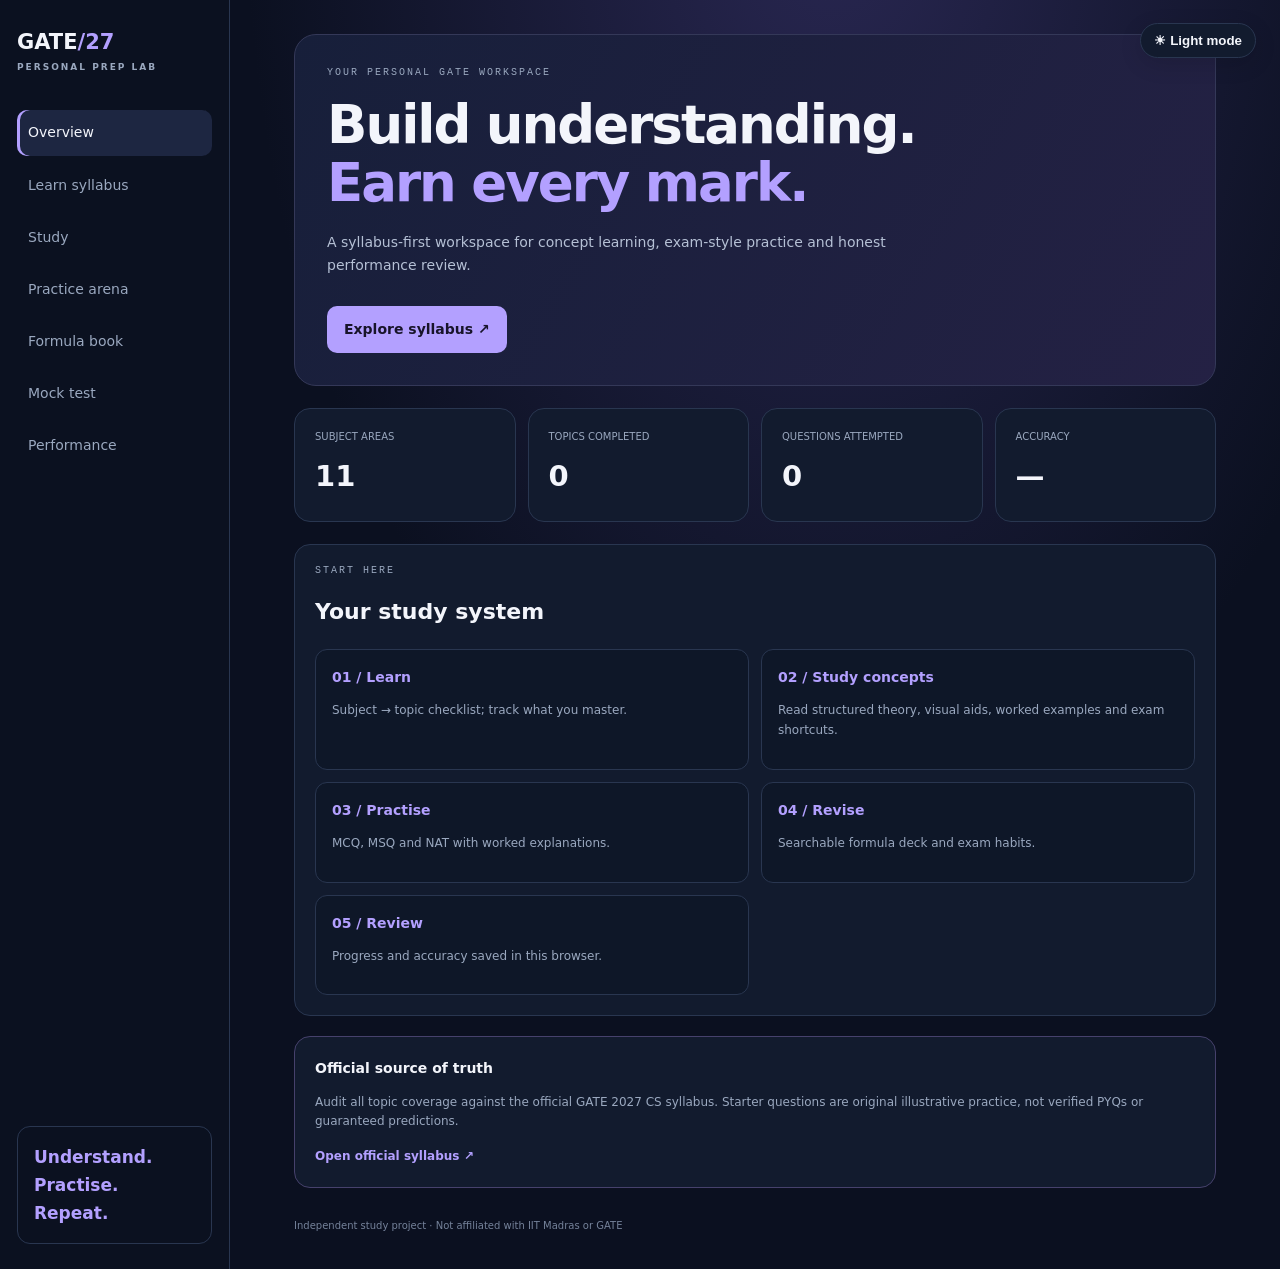
<file: index.html>
<!doctype html><html lang="en"><head><meta charset="utf-8"><meta name="viewport" content="width=device-width,initial-scale=1"><title>GATE/27 Prep Lab</title><link rel="stylesheet" href="assets/css/style.css"><script defer src="assets/js/data.js"></script><script defer src="assets/js/app.js"></script><script defer src="assets/js/theme.js"></script></head><body><aside><a class="brand" href="index.html">GATE<span>/27</span><small>PERSONAL PREP LAB</small></a><nav><a class="active" href="index.html">Overview</a><a href="pages/subjects.html">Learn syllabus</a><a href="pages/study.html">Study</a><a href="pages/practice.html">Practice arena</a><a href="pages/formulas.html">Formula book</a><a href="pages/mock.html">Mock test</a><a href="pages/analytics.html">Performance</a></nav><div class="side-note">Understand.<br>Practise. Repeat.</div></aside><main><header><div class="eyebrow">YOUR PERSONAL GATE WORKSPACE</div><h1>Build understanding.<br><em>Earn every mark.</em></h1><p class="intro">A syllabus-first workspace for concept learning, exam-style practice and honest performance review.</p><a class="btn" href="pages/subjects.html">Explore syllabus ↗</a></header><section class="stats"><article><small>SUBJECT AREAS</small><b id="subjectCount">11</b></article><article><small>TOPICS COMPLETED</small><b id="completedCount">0</b></article><article><small>QUESTIONS ATTEMPTED</small><b id="attemptCount">0</b></article><article><small>ACCURACY</small><b id="accuracyValue">—</b></article></section><section class="panel"><div class="eyebrow">START HERE</div><h2>Your study system</h2><div class="cards"><a href="pages/subjects.html"><b>01 / Learn</b><p>Subject → topic checklist; track what you master.</p></a><a href="pages/study.html"><b>02 / Study concepts</b><p>Read structured theory, visual aids, worked examples and exam shortcuts.</p></a><a href="pages/practice.html"><b>03 / Practise</b><p>MCQ, MSQ and NAT with worked explanations.</p></a><a href="pages/formulas.html"><b>04 / Revise</b><p>Searchable formula deck and exam habits.</p></a><a href="pages/analytics.html"><b>05 / Review</b><p>Progress and accuracy saved in this browser.</p></a></div></section><section class="notice"><b>Official source of truth</b><p>Audit all topic coverage against the official GATE 2027 CS syllabus. Starter questions are original illustrative practice, not verified PYQs or guaranteed predictions.</p><a href="https://gate2027.iitm.ac.in/static/doc/GATE2027_Syllabus/CS_GATE2027_Syllabus.pdf" target="_blank" rel="noreferrer">Open official syllabus ↗</a></section><footer>Independent study project · Not affiliated with IIT Madras or GATE</footer></main></body></html>
</file>
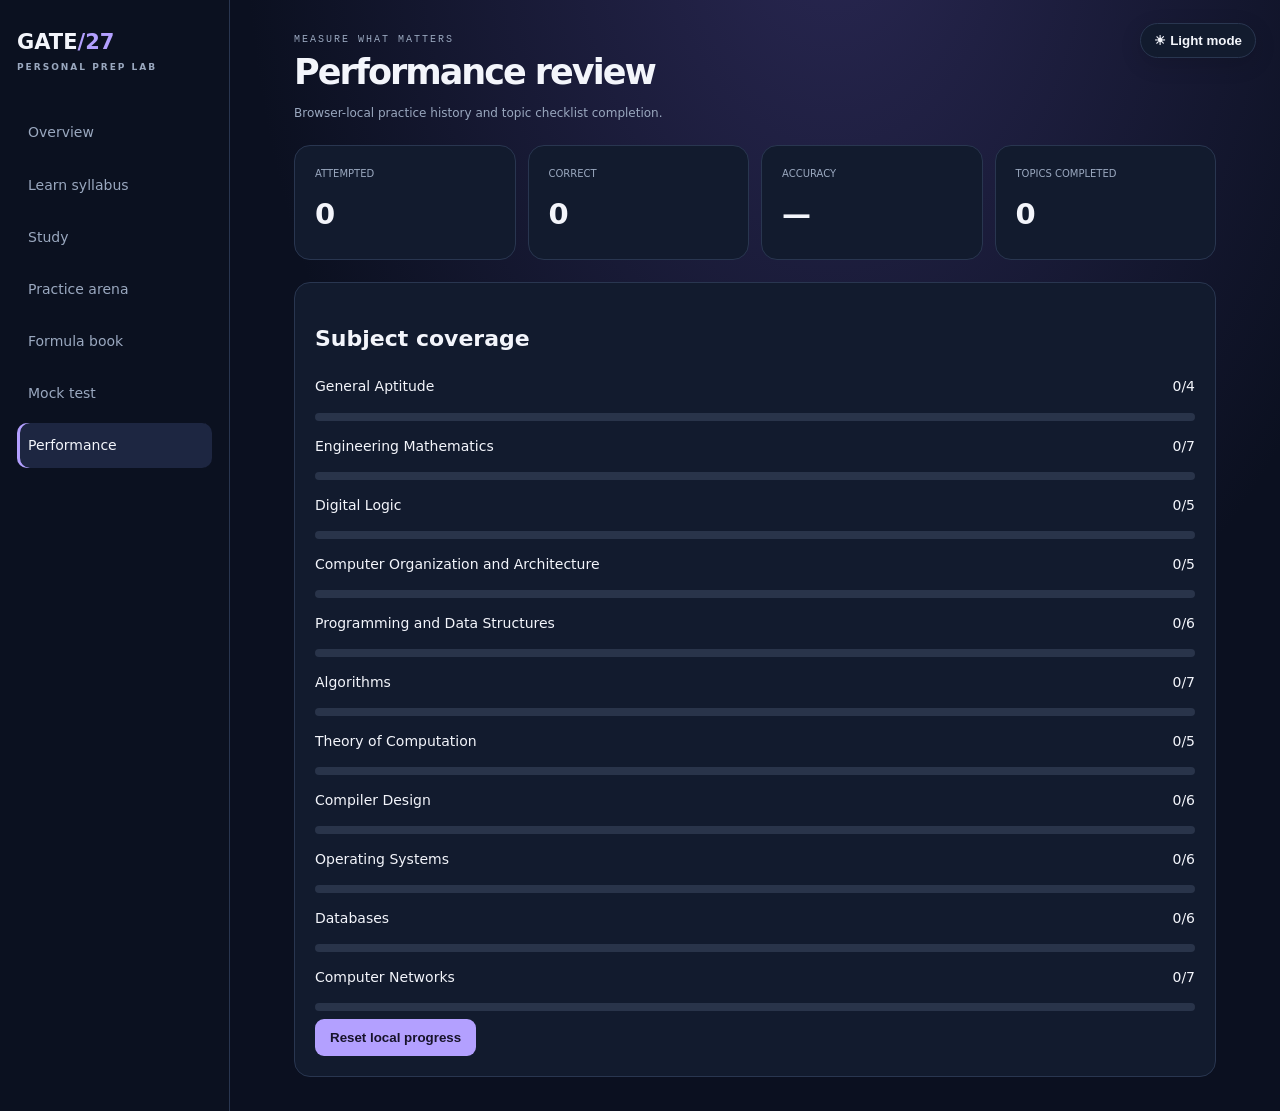
<file: pages/analytics.html>
<!doctype html><html><head><meta charset="utf-8"><meta name="viewport" content="width=device-width,initial-scale=1"><title>Performance · GATE/27</title><link rel="stylesheet" href="../assets/css/style.css"><script defer src="../assets/js/data.js"></script><script defer src="../assets/js/app.js"></script><script defer src="../assets/js/theme.js"></script></head><body><aside><a class="brand" href="../index.html">GATE<span>/27</span><small>PERSONAL PREP LAB</small></a><nav><a href="../index.html">Overview</a><a href="subjects.html">Learn syllabus</a><a href="study.html">Study</a><a href="practice.html">Practice arena</a><a href="formulas.html">Formula book</a><a href="mock.html">Mock test</a><a class="active" href="analytics.html">Performance</a></nav></aside><main><div class="pagehead"><div class="eyebrow">MEASURE WHAT MATTERS</div><h1>Performance review</h1><p class="muted">Browser-local practice history and topic checklist completion.</p></div><section class="stats"><article><small>ATTEMPTED</small><b id="aAttempts">0</b></article><article><small>CORRECT</small><b id="aCorrect">0</b></article><article><small>ACCURACY</small><b id="aAccuracy">—</b></article><article><small>TOPICS COMPLETED</small><b id="aDone">0</b></article></section><section class="panel"><h2>Subject coverage</h2><div id="progress"></div><button id="reset">Reset local progress</button></section></main></body></html>
</file>
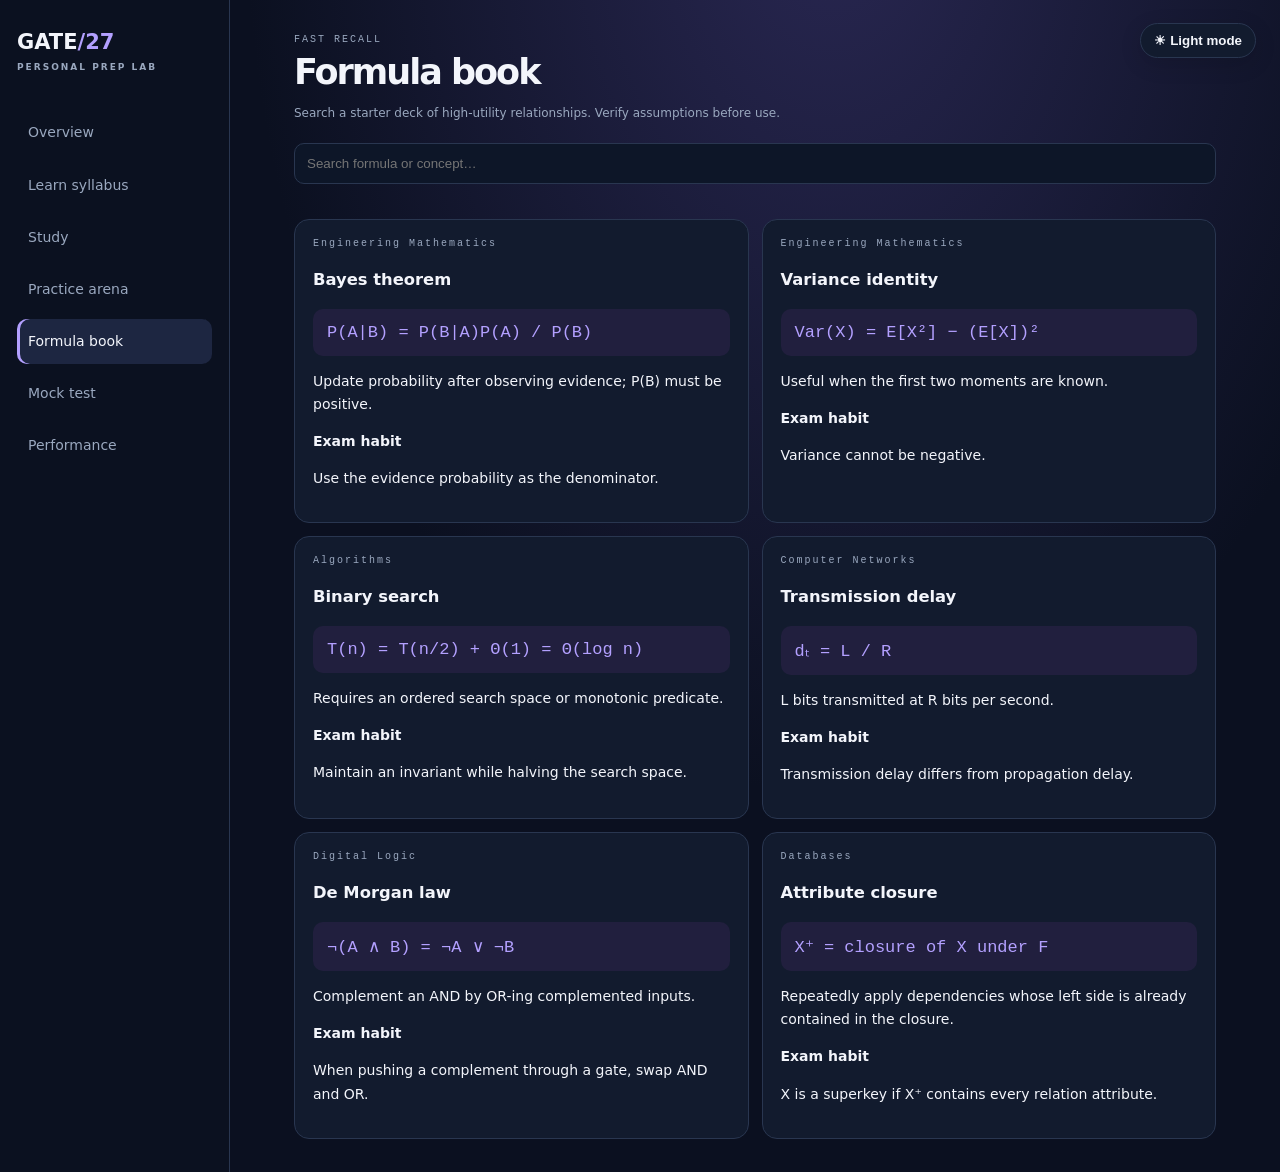
<file: pages/formulas.html>
<!doctype html><html><head><meta charset="utf-8"><meta name="viewport" content="width=device-width,initial-scale=1"><title>Formula book · GATE/27</title><link rel="stylesheet" href="../assets/css/style.css"><script defer src="../assets/js/data.js"></script><script defer src="../assets/js/app.js"></script><script defer src="../assets/js/theme.js"></script></head><body><aside><a class="brand" href="../index.html">GATE<span>/27</span><small>PERSONAL PREP LAB</small></a><nav><a href="../index.html">Overview</a><a href="subjects.html">Learn syllabus</a><a href="study.html">Study</a><a href="practice.html">Practice arena</a><a class="active" href="formulas.html">Formula book</a><a href="mock.html">Mock test</a><a href="analytics.html">Performance</a></nav></aside><main><div class="pagehead"><div class="eyebrow">FAST RECALL</div><h1>Formula book</h1><p class="muted">Search a starter deck of high-utility relationships. Verify assumptions before use.</p><input id="search" class="search" placeholder="Search formula or concept…"></div><section id="formulaGrid" class="formula-grid"></section></main></body></html>
</file>
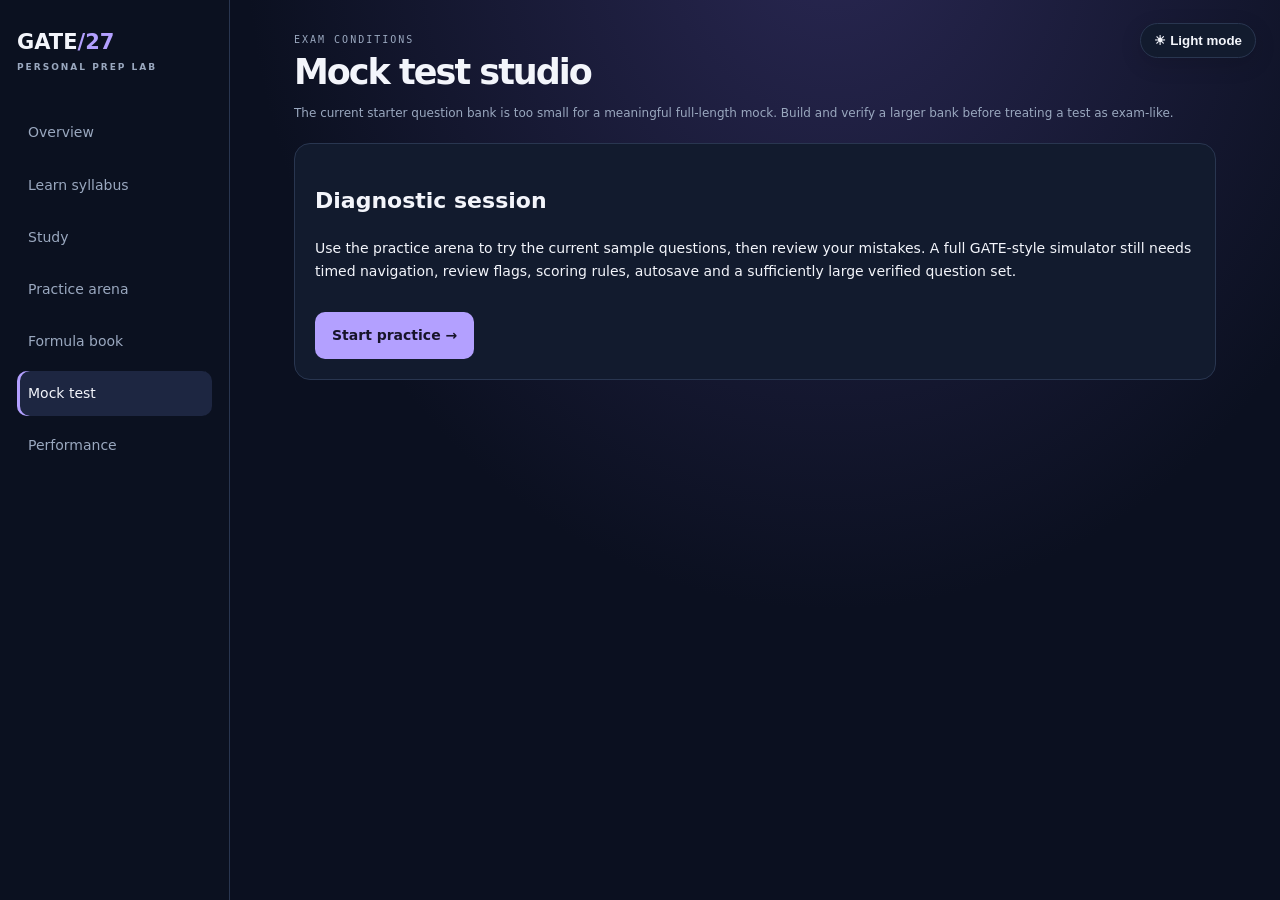
<file: pages/mock.html>
<!doctype html><html><head><meta charset="utf-8"><meta name="viewport" content="width=device-width,initial-scale=1"><title>Mock studio · GATE/27</title><link rel="stylesheet" href="../assets/css/style.css"><script defer src="../assets/js/theme.js"></script></head><body><aside><a class="brand" href="../index.html">GATE<span>/27</span><small>PERSONAL PREP LAB</small></a><nav><a href="../index.html">Overview</a><a href="subjects.html">Learn syllabus</a><a href="study.html">Study</a><a href="practice.html">Practice arena</a><a href="formulas.html">Formula book</a><a class="active" href="mock.html">Mock test</a><a href="analytics.html">Performance</a></nav></aside><main><div class="pagehead"><div class="eyebrow">EXAM CONDITIONS</div><h1>Mock test studio</h1><p class="muted">The current starter question bank is too small for a meaningful full-length mock. Build and verify a larger bank before treating a test as exam-like.</p></div><section class="panel"><h2>Diagnostic session</h2><p>Use the practice arena to try the current sample questions, then review your mistakes. A full GATE-style simulator still needs timed navigation, review flags, scoring rules, autosave and a sufficiently large verified question set.</p><a class="btn" href="practice.html">Start practice →</a></section></main></body></html>
</file>
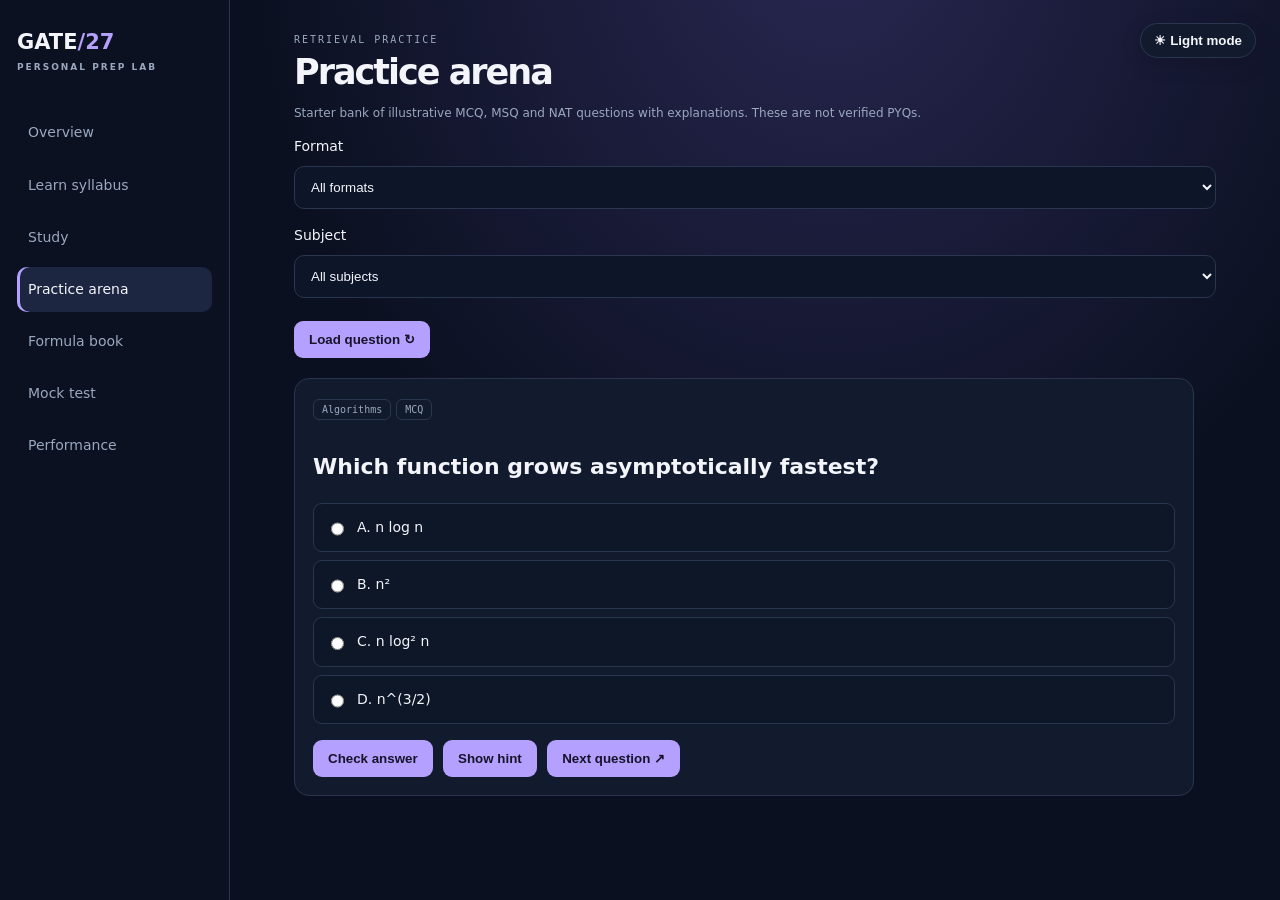
<file: pages/practice.html>
<!doctype html><html><head><meta charset="utf-8"><meta name="viewport" content="width=device-width,initial-scale=1"><title>Practice · GATE/27</title><link rel="stylesheet" href="../assets/css/style.css"><script defer src="../assets/js/data.js"></script><script defer src="../assets/js/app.js"></script><script defer src="../assets/js/theme.js"></script></head><body><aside><a class="brand" href="../index.html">GATE<span>/27</span><small>PERSONAL PREP LAB</small></a><nav><a href="../index.html">Overview</a><a href="subjects.html">Learn syllabus</a><a href="study.html">Study</a><a class="active" href="practice.html">Practice arena</a><a href="formulas.html">Formula book</a><a href="mock.html">Mock test</a><a href="analytics.html">Performance</a></nav></aside><main><div class="pagehead"><div class="eyebrow">RETRIEVAL PRACTICE</div><h1>Practice arena</h1><p class="muted">Starter bank of illustrative MCQ, MSQ and NAT questions with explanations. These are not verified PYQs.</p><label>Format<select id="type"><option value="all">All formats</option></select></label><label>Subject<select id="subject"><option value="all">All subjects</option></select></label><button id="new">Load question ↻</button></div><article id="question" class="question"></article></main></body></html>
</file>
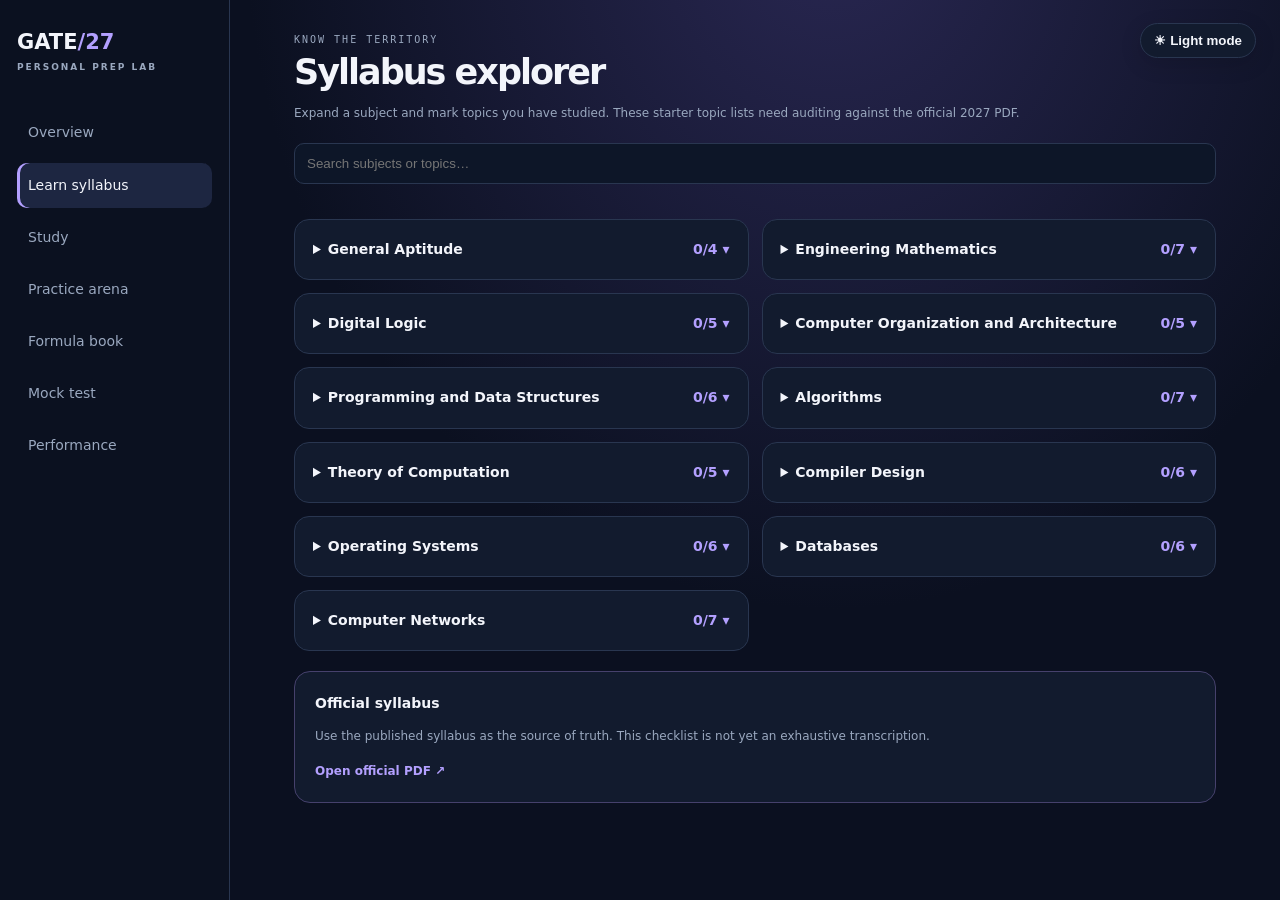
<file: pages/subjects.html>
<!doctype html><html><head><meta charset="utf-8"><meta name="viewport" content="width=device-width,initial-scale=1"><title>Syllabus · GATE/27</title><link rel="stylesheet" href="../assets/css/style.css"><script defer src="../assets/js/data.js"></script><script defer src="../assets/js/app.js"></script><script defer src="../assets/js/theme.js"></script></head><body><aside><a class="brand" href="../index.html">GATE<span>/27</span><small>PERSONAL PREP LAB</small></a><nav><a href="../index.html">Overview</a><a class="active" href="subjects.html">Learn syllabus</a><a href="study.html">Study</a><a href="practice.html">Practice arena</a><a href="formulas.html">Formula book</a><a href="mock.html">Mock test</a><a href="analytics.html">Performance</a></nav></aside><main><div class="pagehead"><div class="eyebrow">KNOW THE TERRITORY</div><h1>Syllabus explorer</h1><p class="muted">Expand a subject and mark topics you have studied. These starter topic lists need auditing against the official 2027 PDF.</p><input id="search" class="search" placeholder="Search subjects or topics…"></div><section id="subjectGrid" class="subject-grid"></section><section class="notice"><b>Official syllabus</b><p>Use the published syllabus as the source of truth. This checklist is not yet an exhaustive transcription.</p><a href="https://gate2027.iitm.ac.in/static/doc/GATE2027_Syllabus/CS_GATE2027_Syllabus.pdf">Open official PDF ↗</a></section></main></body></html>
</file>
<file: assets/css/style.css>
:root{--bg:#0b1020;--panel:#121b2e;--line:#293650;--text:#f3f5fb;--muted:#9aa8bf;--accent:#b3a0ff;--mint:#68e0c0}*{box-sizing:border-box}body{margin:0;background:radial-gradient(ellipse at 65% -10%,#292752,transparent 50%),var(--bg);color:var(--text);font:14px/1.65 system-ui, sans-serif;display:grid;grid-template-columns:230px 1fr;min-height:100vh}a{color:inherit;text-decoration:none}aside{border-right:1px solid var(--line);padding:25px 17px;display:flex;flex-direction:column;gap:36px;background:#0b1120}.brand{font-weight:850;font-size:21px}.brand span{color:var(--accent)}.brand small{display:block;font-size:9px;letter-spacing:2px;color:var(--muted)}nav{display:grid;gap:7px}nav a{padding:11px;border-radius:10px;color:var(--muted)}nav a:hover,nav a.active{background:#1d2641;color:var(--text);box-shadow:inset 3px 0 var(--accent)}.side-note{margin-top:auto;padding:16px;border:1px solid var(--line);border-radius:13px;color:var(--accent);font-size:17px;font-weight:750}main{padding:34px clamp(20px,5vw,65px);max-width:1450px;width:100%}header{padding:32px;border:1px solid #343858;border-radius:22px;background:linear-gradient(120deg,#171f3a,#242144);animation:rise .5s ease-out}.eyebrow{font:10px ui-monospace,monospace;letter-spacing:2px;color:var(--muted)}h1{font-size:clamp(30px,5vw,53px);letter-spacing:-2px;line-height:1.1;margin:18px 0}h1 em{font-style:normal;color:var(--accent)}h2{font-size:22px}.intro{max-width:600px;color:#b5c0d5}.btn{display:inline-block;margin-top:15px;padding:12px 17px;border-radius:10px;background:var(--accent);color:#18142a;font-weight:800}.stats{display:grid;grid-template-columns:repeat(4,1fr);gap:12px;margin:22px 0}.stats article,.panel,.notice{border:1px solid var(--line);background:var(--panel);border-radius:16px;padding:20px}.stats small{display:block;color:var(--muted);font-size:10px}.stats b{font-size:29px;display:block;margin-top:8px}.cards{display:grid;grid-template-columns:repeat(2,1fr);gap:12px}.cards a{padding:16px;border:1px solid var(--line);border-radius:12px;background:#0e1728;transition:.2s}.cards a:hover{transform:translateY(-3px);border-color:var(--accent)}.cards b{color:var(--accent)}.cards p,.notice p{color:var(--muted);font-size:12px}.notice{margin-top:20px;border-color:#46416c}.notice a{color:var(--accent);font-weight:700;font-size:12px}.pagehead{margin:0 0 20px}.pagehead h1{font-size:35px;margin:8px 0}.search,select,input[type=number]{width:100%;padding:12px;border:1px solid var(--line);border-radius:10px;background:#0d1628;color:var(--text);margin:8px 0 15px}.subject-grid,.formula-grid{display:grid;grid-template-columns:repeat(2,minmax(0,1fr));gap:13px}.subject-card,.formula-card,.question,.progress-card{background:var(--panel);border:1px solid var(--line);border-radius:15px;padding:18px}.subject-card summary{cursor:pointer;font-weight:750}.subject-card p,.muted{color:var(--muted);font-size:12px}.topic{display:flex;gap:9px;align-items:start;padding:7px 0;color:#c8d2e3;font-size:12px}.topic input{accent-color:var(--accent);margin-top:4px}.topic input:checked+span{text-decoration:line-through;color:var(--muted)}.formula{font:17px ui-monospace,monospace;color:var(--accent);background:#211f3e;padding:14px;border-radius:10px;overflow-wrap:anywhere}.question{max-width:900px}.tag{display:inline-block;border:1px solid var(--line);padding:4px 8px;border-radius:6px;font:10px ui-monospace,monospace;color:var(--muted);margin:0 5px 10px 0}.option{display:flex;gap:10px;padding:12px;margin:8px 0;background:#0e1728;border:1px solid var(--line);border-radius:9px;cursor:pointer}.option:has(input:checked){border-color:var(--accent)}.option input{accent-color:var(--accent)}button{padding:11px 15px;border:0;border-radius:9px;background:var(--accent);color:#17132a;font-weight:800;cursor:pointer;margin:8px 6px 0 0}.feedback{padding:15px;margin-top:15px;border:1px solid #276a58;background:#102b28;border-radius:10px}.feedback.bad{border-color:#74445c;background:#2a1b29}.bar{height:8px;background:#29344a;border-radius:8px;overflow:hidden}.bar span{display:block;height:100%;background:linear-gradient(90deg,var(--accent),var(--mint))}footer{margin-top:30px;color:#75829a;font-size:10px}@keyframes rise{from{opacity:0;transform:translateY(9px)}to{opacity:1;transform:none}}@media(max-width:760px){body{grid-template-columns:1fr}aside{padding:13px;gap:10px;border-right:0;border-bottom:1px solid var(--line)}nav{display:flex;overflow-x:auto;gap:3px}nav a{white-space:nowrap;font-size:11px;padding:8px}.side-note{display:none}main{padding:18px 13px}.stats{grid-template-columns:repeat(2,1fr)}.cards,.subject-grid,.formula-grid{grid-template-columns:1fr}header{padding:23px}}

/* Study library + persistent theme */
.study-controls,.lesson-list,.lesson-content{border:1px solid var(--line);background:var(--panel);border-radius:15px;padding:16px}.filter-row{display:grid;grid-template-columns:1fr 1fr;gap:12px}.filter-row label{color:var(--muted);font-size:12px}.filter-row select{width:100%;padding:10px;border:1px solid var(--line);border-radius:9px;background:var(--bg);color:var(--text);margin:5px 0}.study-layout{display:grid;grid-template-columns:minmax(230px, .8fr) minmax(0,2fr);gap:14px;margin-top:16px;align-items:start}.lesson-list{display:grid;gap:8px;max-height:75vh;overflow:auto;position:sticky;top:10px}.lesson-link{display:grid;text-align:left;background:transparent;color:var(--text);border:1px solid var(--line);padding:11px;margin:0;gap:4px}.lesson-link small,.lesson-link span{font-size:10px;color:var(--muted);font-weight:400}.lesson-link b{font-size:12px}.lesson-link.chosen{border-color:var(--accent);background:#292442}.lesson-content{min-height:500px;padding:clamp(16px,3vw,30px)}.lesson-content h2{font-size:clamp(23px,3vw,34px);line-height:1.2;margin:10px 0}.lesson-kicker{font:10px ui-monospace,monospace;color:var(--accent);letter-spacing:1px}.lesson-meta{margin-bottom:18px}.lesson-block{border:1px solid var(--line);border-radius:12px;padding:15px;margin:12px 0;background:#0e1728}.lesson-block h3{margin:0 0 7px;font-size:14px}.lesson-block p{margin:0;color:#c5d0e2;line-height:1.8;white-space:normal}.important-block{border-left:4px solid #c6a7ff}.important-block h3{color:#d5c5ff}.example-block{border-left:4px solid #68e0c0}.example-block h3{color:#68e0c0}.trap-block{border-left:4px solid #ffad8c}.trap-block h3{color:#ffad8c}.tip-block{border-left:4px solid #7fc8ff}.tip-block h3{color:#7fc8ff}.diagram{white-space:pre-wrap;overflow:auto;background:#171d31;color:#b9f4df;padding:16px;border-radius:9px;font:12px/1.8 ui-monospace,monospace}.lesson-actions{display:flex;flex-wrap:wrap;gap:6px;margin:18px 0}.secondary-btn{background:#293650;color:var(--text)}.theme-toggle{position:fixed;right:18px;top:15px;z-index:1000;border:1px solid var(--line);background:var(--panel);color:var(--text);border-radius:99px;padding:9px 13px;box-shadow:0 6px 22px #0002}.formula-block .formula{overflow:auto}body[data-theme="light"]{--bg:#f5f7fc;--panel:#ffffff;--line:#d8deeb;--text:#182238;--muted:#596780;--accent:#5b45bf;--mint:#087f68;background:var(--bg);color:var(--text)}body[data-theme="light"] aside{background:#edf0f8}body[data-theme="light"] nav a:hover,body[data-theme="light"] nav a.active{background:#dfe4f5;color:#182238}body[data-theme="light"] header{background:linear-gradient(120deg,#eef0ff,#e9e7ff);border-color:#d3d5ef}body[data-theme="light"] .stats article,body[data-theme="light"] .panel,body[data-theme="light"] .notice,body[data-theme="light"] .subject-card,body[data-theme="light"] .formula-card,body[data-theme="light"] .question,body[data-theme="light"] .progress-card,body[data-theme="light"] .study-controls,body[data-theme="light"] .lesson-list,body[data-theme="light"] .lesson-content{background:#fff}body[data-theme="light"] .cards a,body[data-theme="light"] .search,body[data-theme="light"] select,body[data-theme="light"] input[type=number],body[data-theme="light"] .lesson-block,body[data-theme="light"] .option{background:#f5f7fc;color:#182238}body[data-theme="light"] .lesson-block p{color:#35435a}body[data-theme="light"] .formula{background:#eeeaff;color:#49369d}body[data-theme="light"] .diagram{background:#e9eef7;color:#175849}body[data-theme="light"] .lesson-link{color:#182238}body[data-theme="light"] .lesson-link.chosen{background:#eeeaff}body[data-theme="light"] .secondary-btn{background:#dfe4f5;color:#182238}
@media(max-width:850px){.study-layout{grid-template-columns:1fr}.lesson-list{position:static;max-height:300px}.filter-row{grid-template-columns:1fr}.theme-toggle{top:8px;right:8px;padding:7px 10px}}

.exam-playbook{margin:18px 0;padding:20px;border:1px solid var(--line);border-radius:15px;background:var(--panel)}.exam-playbook h2{margin:6px 0}.exam-playbook>div:first-child p{color:var(--muted);font-size:12px}.playbook-grid{display:grid;grid-template-columns:repeat(3,minmax(0,1fr));gap:10px;margin-top:14px}.playbook-grid article{border:1px solid var(--line);border-radius:10px;padding:13px;background:#0e1728}.playbook-grid b{color:var(--accent);font-size:12px}.playbook-grid p{font-size:12px;color:var(--muted);margin-bottom:0}body[data-theme="light"] .playbook-grid article{background:#f5f7fc}@media(max-width:850px){.playbook-grid{grid-template-columns:1fr}}

/* Enhanced learning studio: animated concept flow, stepper and progress */
.learning-path{display:flex;justify-content:space-between;align-items:center;gap:20px;padding:20px;margin:18px 0;border:1px solid var(--line);border-radius:16px;background:linear-gradient(120deg,var(--panel),#28213d)}.learning-path h2{margin:6px 0;font-size:20px}.learning-path p{color:var(--muted);font-size:12px;margin:0}.path-steps{display:flex;align-items:center;gap:8px;flex-wrap:wrap}.path-steps span{border:1px solid var(--line);border-radius:99px;padding:8px 10px;font-size:11px}.path-steps i{color:var(--accent);font-style:normal}.lesson-list{padding:12px}.lesson-list-head{display:flex;justify-content:space-between;gap:6px;align-items:center;padding:6px 4px 12px;font-size:12px}.lesson-list-head span{color:var(--muted);font-size:10px}.lesson-list-items{display:grid;gap:8px;max-height:68vh;overflow:auto}.lesson-intro{padding:14px;border-radius:12px;background:linear-gradient(120deg,#25203b,#172b3d);border:1px solid var(--line);margin:14px 0}.lesson-intro b{color:#d6c7ff}.lesson-intro p{margin:6px 0 0;color:#d1d9e9;line-height:1.7}.animated-flow{display:grid;grid-template-columns:1fr 30px 1fr 30px 1fr 30px 1fr;align-items:center;gap:5px;margin:14px 0;padding:16px;border:1px solid var(--line);border-radius:13px;background:var(--panel)}.flow-node{min-height:90px;display:flex;flex-direction:column;justify-content:center;gap:8px;padding:12px;border:1px solid var(--line);border-radius:10px;background:linear-gradient(145deg,#282044,#142b3b);animation:flowRise .55s both;animation-delay:calc(var(--delay)*.13s)}.flow-node small{font-size:9px;color:#a6e9d8;letter-spacing:1px}.flow-node b{font-size:11px;line-height:1.45;color:#f4f5ff}.flow-arrow{text-align:center;color:#bca7ff;font-size:22px;animation:arrowPulse 1.7s infinite}.worked-steps{border-color:#6c60a9}.step-head{display:flex;justify-content:space-between;align-items:center;gap:10px}.step-head h3{margin:0}.step-head span{font-size:11px;color:var(--muted)}.step-controls{display:flex;align-items:center;justify-content:space-between;gap:10px;margin-top:16px}.step-controls button{padding:8px 12px}.step-dots{display:flex;gap:7px}.step-dot{width:10px;height:10px;min-width:10px;padding:0!important;border-radius:50%;background:#47516a}.step-dot.current{background:#bda8ff;box-shadow:0 0 0 4px #bda8ff30}.self-check{display:grid;grid-template-columns:1fr 1fr;gap:15px;margin:14px 0;padding:17px;border:1px solid var(--line);border-radius:13px;background:var(--panel)}.self-check h3{margin:6px 0}.self-check p,.self-check li{font-size:12px;line-height:1.7;color:var(--muted)}.self-check summary{cursor:pointer;color:var(--accent);font-size:12px}.resource-note{font-size:11px;color:var(--muted);padding:12px 0}.resource-note a{color:var(--accent)}@keyframes flowRise{from{opacity:0;transform:translateY(12px)}to{opacity:1;transform:translateY(0)}}@keyframes arrowPulse{0%,100%{opacity:.55;transform:translateY(-2px)}50%{opacity:1;transform:translateY(3px)}}@media(prefers-reduced-motion:reduce){.flow-node,.flow-arrow{animation:none}}body[data-theme="light"] .learning-path{background:linear-gradient(120deg,#fff,#eae7ff)}body[data-theme="light"] .lesson-intro{background:linear-gradient(120deg,#efebff,#eaf6fb)}body[data-theme="light"] .lesson-intro p{color:#33415a}body[data-theme="light"] .lesson-intro b{color:#5742aa}body[data-theme="light"] .flow-node{background:linear-gradient(145deg,#e9e5ff,#e5f5f2)}body[data-theme="light"] .flow-node b{color:#182238}body[data-theme="light"] .flow-node small{color:#176a58}@media(max-width:850px){.learning-path{display:block}.path-steps{margin-top:14px}.animated-flow{grid-template-columns:1fr 20px 1fr;}.flow-node{min-height:75px}.flow-arrow:nth-of-type(4){display:none}.self-check{grid-template-columns:1fr}}@media(max-width:480px){.animated-flow{grid-template-columns:1fr}.flow-arrow{transform:rotate(0deg)}.flow-node{min-height:auto}.path-steps{gap:4px}.path-steps span{padding:6px;font-size:10px}}
</file>
